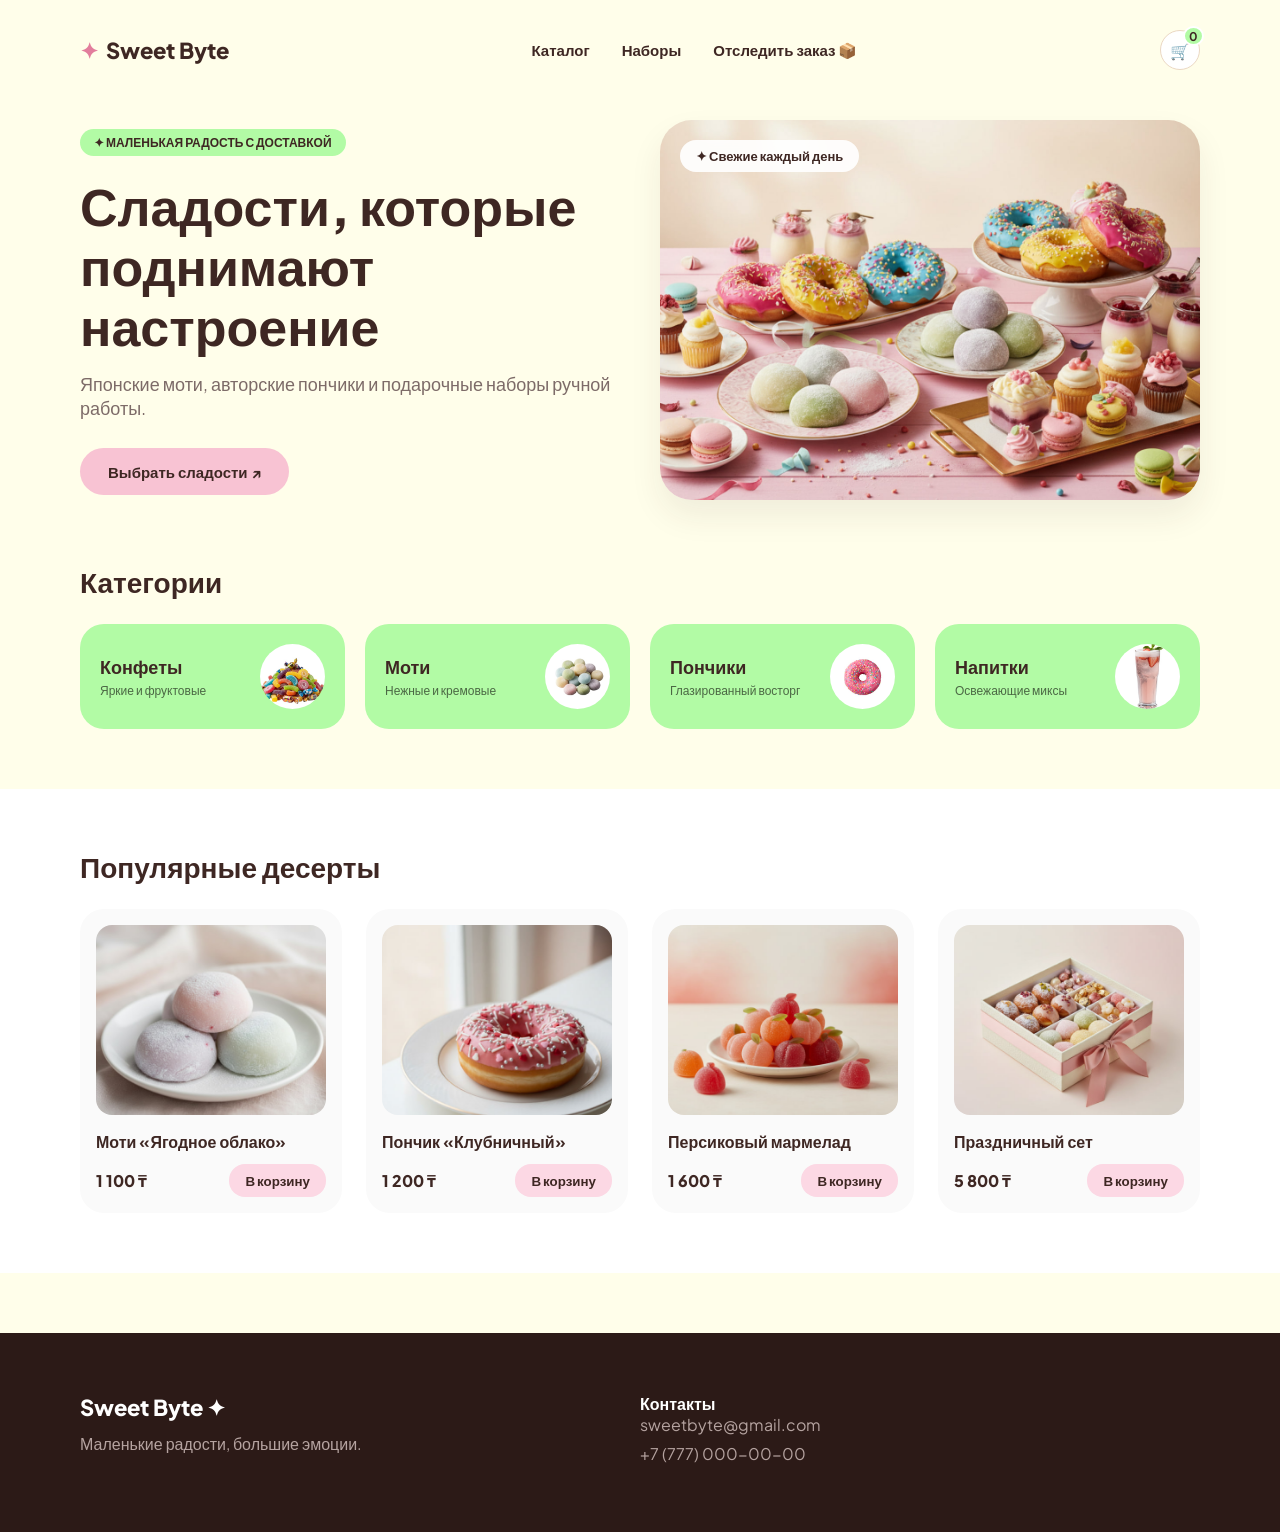
<file: index.html>
<!DOCTYPE html>
<html lang="ru">
<head>
    <meta charset="UTF-8">
    <meta name="viewport" content="width=device-width, initial-scale=1.0">
    <title>Sweet Byte — Магазин сладостей</title>
    <link rel="preconnect" href="https://fonts.googleapis.com">
    <link rel="preconnect" href="https://fonts.gstatic.com" crossorigin>
    <link href="https://fonts.googleapis.com/css2?family=Plus+Jakarta+Sans:wght@400;500;600;700;800&display=swap" rel="stylesheet">
    
    <style>
        :root {
            --bg-cream: #FFFEEA;
            --bg-white: #FFFFFF;
            --accent-pink: #F8C3D3;
            --accent-pink-hover: #f3adc2;
            --accent-mint: #B2FBA5;
            --text-dark: #3E2723;
            --text-muted: #7D6B68;
            --card-pink-btn: #FCD8E4;
        }

        * { margin: 0; padding: 0; box-sizing: border-box; font-family: 'Plus Jakarta Sans', sans-serif; }
        html { scroll-behavior: smooth; }
        body { background-color: var(--bg-cream); color: var(--text-dark); }

        .top-wrapper { padding: 20px 80px 60px 80px; }
        .header { display: flex; align-items: center; justify-content: space-between; padding: 10px 0; }
        .logo { display: flex; align-items: center; gap: 8px; font-weight: 800; font-size: 22px; text-decoration: none; color: var(--text-dark); }
        .logo-icon { color: #e27d9c; }
        
        .nav-links { display: flex; gap: 32px; }
        .nav-links a { text-decoration: none; color: var(--text-dark); font-weight: 600; font-size: 15px; transition: opacity 0.2s; }
        .nav-links a:hover { opacity: 0.7; }

        .header-actions { display: flex; align-items: center; gap: 16px; }
        .icon-btn { background: #ffffff; border: 1px solid #ebd8c3; width: 40px; height: 40px; border-radius: 50%; cursor: pointer; font-size: 16px; display: flex; align-items: center; justify-content: center; transition: transform 0.2s; text-decoration: none; color: inherit; }
        .icon-btn:hover { transform: scale(1.05); }

        .cart-wrapper { position: relative; }
        .cart-counter { position: absolute; top: -4px; right: -4px; background: #b2fba5; color: var(--text-dark); font-weight: 700; font-size: 12px; min-width: 20px; height: 20px; border-radius: 50%; display: flex; align-items: center; justify-content: center; border: 2px solid #ffffff; padding: 0 4px; }

        .hero { display: grid; grid-template-columns: 1fr 1fr; gap: 40px; align-items: center; margin-top: 40px; }
        .badge { background: #B2FBA5; display: inline-block; padding: 6px 14px; border-radius: 20px; font-size: 12px; font-weight: 700; margin-bottom: 20px; }
        .hero-title { font-size: 52px; line-height: 1.15; font-weight: 800; margin-bottom: 16px; }
        .hero-subtitle { font-size: 18px; color: var(--text-muted); margin-bottom: 28px; }
        
        .btn { border: none; padding: 14px 28px; border-radius: 24px; font-weight: 700; font-size: 15px; cursor: pointer; transition: all 0.2s; text-decoration: none; display: inline-block; }
        .btn-primary { background: var(--accent-pink); color: var(--text-dark); }
        .btn-primary:hover { background: var(--accent-pink-hover); transform: translateY(-2px); }

        .hero-image-container { position: relative; }
        .badge-float { position: absolute; top: 20px; left: 20px; background: rgba(255, 255, 255, 0.9); padding: 8px 16px; border-radius: 20px; font-weight: 700; font-size: 13px; backdrop-filter: blur(4px); z-index: 2; }
        .hero-img { width: 100%; height: 380px; object-fit: cover; border-radius: 32px; box-shadow: 0 16px 32px rgba(62, 39, 35, 0.08); }

        .categories { margin-top: 60px; }
        .section-header { display: flex; justify-content: space-between; align-items: center; margin-bottom: 24px; }
        .section-header h2 { font-size: 28px; font-weight: 800; }
        .categories-grid { display: grid; grid-template-columns: repeat(4, 1fr); gap: 20px; }
        .category-card { background: var(--accent-mint); padding: 20px; border-radius: 24px; display: flex; justify-content: space-between; align-items: center; cursor: pointer; transition: transform 0.2s; }
        .category-card:hover { transform: translateY(-3px); }
        .category-info h3 { font-size: 18px; margin-bottom: 4px; }
        .category-info p { font-size: 12px; color: #4b6844; }
        .category-card img { width: 65px; height: 65px; object-fit: cover; border-radius: 50%; }

        .products-section { background: var(--bg-white); padding: 60px 80px; }
        .products-grid { display: grid; grid-template-columns: repeat(4, 1fr); gap: 24px; }
        .product-card { background: #FAFAFA; border-radius: 24px; padding: 16px; transition: box-shadow 0.2s, transform 0.2s; }
        .product-card:hover { transform: translateY(-4px); box-shadow: 0 12px 24px rgba(0,0,0,0.06); }
        .product-img-wrap { width: 100%; height: 190px; overflow: hidden; border-radius: 16px; margin-bottom: 16px; }
        .product-img-wrap img { width: 100%; height: 100%; object-fit: cover; }
        .product-details h3 { font-size: 16px; margin-bottom: 12px; }
        .product-bottom { display: flex; justify-content: space-between; align-items: center; }
        .product-price { font-weight: 800; font-size: 16px; }
        
        .add-to-cart-btn { background: var(--card-pink-btn); border: none; padding: 8px 16px; border-radius: 16px; font-weight: 700; color: var(--text-dark); cursor: pointer; transition: background 0.2s; }
        .add-to-cart-btn:hover { background: #f1b9cc; }

        /* Toast-уведомления */
        .toast-notification {
            position: fixed;
            bottom: 30px;
            right: 30px;
            background: #3E2723;
            color: #ffffff;
            padding: 16px 24px;
            border-radius: 16px;
            box-shadow: 0 10px 25px rgba(0, 0, 0, 0.15);
            display: flex;
            align-items: center;
            gap: 12px;
            font-size: 14px;
            font-weight: 600;
            z-index: 9999;
            opacity: 0;
            transform: translateY(20px);
            transition: all 0.3s cubic-bezier(0.68, -0.55, 0.27, 1.55);
            border-left: 4px solid #B2FBA5;
        }
        .toast-notification.show { opacity: 1; transform: translateY(0); }

        /* Модальные окна */
        .modal { display: none; position: fixed; top: 0; left: 0; width: 100%; height: 100%; background: rgba(0,0,0,0.4); backdrop-filter: blur(4px); z-index: 999; }
        .modal-content { background: #fff; width: 90%; max-width: 500px; margin: 80px auto; padding: 28px; border-radius: 24px; position: relative; box-shadow: 0 20px 40px rgba(0,0,0,0.1); }
        .close-button, .checkout-close, .track-close { position: absolute; top: 20px; right: 20px; font-size: 22px; cursor: pointer; background: none; border: none; font-weight: 700; color: var(--text-muted); }
        
        .cart-item { display: flex; align-items: center; justify-content: space-between; padding: 12px 0; border-bottom: 1px solid #eee; }
        .cart-qty-btn { background: var(--card-pink-btn); border: none; width: 26px; height: 26px; border-radius: 8px; cursor: pointer; font-weight: 700; }
        .remove-item-btn { background: #ffeded; border: none; color: #d32f2f; padding: 4px 8px; border-radius: 8px; cursor: pointer; font-weight: 700; }
        .cart-footer-summary { margin-top: 20px; text-align: right; font-weight: 800; font-size: 18px; }
        .checkout-button { width: 100%; margin-top: 16px; background: var(--accent-pink); border: none; padding: 14px; border-radius: 16px; font-weight: 700; cursor: pointer; }

        .form-group { margin-bottom: 14px; }
        .form-group label { display: block; font-size: 13px; font-weight: 700; margin-bottom: 6px; }
        .form-group input { width: 100%; padding: 10px 14px; border-radius: 12px; border: 1px solid #ddd; font-size: 14px; outline: none; }
        .radio-group { display: flex; flex-direction: column; gap: 8px; margin-top: 6px; font-size: 14px; }

        .order-tracker { margin-top: 16px; }
        .tracker-item { display: flex; align-items: center; gap: 10px; margin-bottom: 12px; opacity: 0.4; }
        .tracker-item.active { opacity: 1; font-weight: 700; }
        .tracker-dot { width: 12px; height: 12px; border-radius: 50%; background: var(--text-dark); }

        .footer { background: #2C1A17; color: #ffffff; padding: 60px 80px 20px 80px; margin-top: 60px; }
        .footer-container { display: grid; grid-template-columns: 2fr 1fr 1fr; gap: 40px; margin-bottom: 40px; }
        .footer-brand p { color: #b5a3a0; margin-top: 12px; }
        .footer-col p, .footer-col a { color: #b5a3a0; text-decoration: none; display: block; margin-bottom: 8px; }
    </style>
</head>
<body>

    <div class="top-wrapper">
        <header class="header">
            <a href="#" class="logo">
                <span class="logo-icon">✦</span>
                <span class="logo-text">Sweet Byte</span>
            </a>
            
            <nav class="nav-links">
                <a href="#catalog">Каталог</a>
                <a href="#popular">Наборы</a>
                <a href="#" class="track-order-link">Отследить заказ 📦</a>
            </nav>

            <div class="header-actions">
                <div class="cart-wrapper">
                    <button class="icon-btn cart-icon" title="Корзина">🛒</button>
                    <span class="cart-counter">0</span>
                </div>
            </div>
        </header>

        <section class="hero">
            <div class="hero-content">
                <div class="badge">✦ МАЛЕНЬКАЯ РАДОСТЬ С ДОСТАВКОЙ</div>
                <h1 class="hero-title">Сладости, которые поднимают настроение</h1>
                <p class="hero-subtitle">Японские моти, авторские пончики и подарочные наборы ручной работы.</p>
                <a href="#popular" class="btn btn-primary">Выбрать сладости ↗</a>
            </div>
            <div class="hero-image-container">
                <span class="badge-float">✦ Свежие каждый день</span>
                <img src="images/photo1.jpg" alt="Сладости" class="hero-img">
            </div>
        </section>

        <section class="categories" id="catalog">
            <div class="section-header">
                <h2>Категории</h2>
            </div>
            <div class="categories-grid">
                <div class="category-card" data-category="candy">
                    <div class="category-info"><h3>Конфеты</h3><p>Яркие и фруктовые</p></div>
                    <img src="images/photo2.jpg" alt="Конфеты">
                </div>
                <div class="category-card" data-category="mochi">
                    <div class="category-info"><h3>Моти</h3><p>Нежные и кремовые</p></div>
                    <img src="images/photo3.jpg" alt="Моти">
                </div>
                <div class="category-card" data-category="donuts">
                    <div class="category-info"><h3>Пончики</h3><p>Глазированный восторг</p></div>
                    <img src="images/photo4.jpg" alt="Пончики">
                </div>
                <div class="category-card" data-category="drinks">
                    <div class="category-info"><h3>Напитки</h3><p>Освежающие миксы</p></div>
                    <img src="images/photo5.jpg" alt="Напитки">
                </div>
            </div>
        </section>
    </div>

    <section class="products-section" id="popular">
        <div class="section-header">
            <h2>Популярные десерты</h2>
        </div>

        <div class="products-grid">
            <div class="product-card" data-category="mochi" data-title="Моти «Ягодное облако»" data-price="1100">
                <div class="product-img-wrap">
                    <img src="images/photo6.jpg" alt="Моти">
                </div>
                <div class="product-details">
                    <h3>Моти «Ягодное облако»</h3>
                    <div class="product-bottom">
                        <span class="product-price">1 100 ₸</span>
                        <button class="add-to-cart-btn">В корзину</button>
                    </div>
                </div>
            </div>

            <div class="product-card" data-category="donuts" data-title="Пончик «Клубничный»" data-price="1200">
                <div class="product-img-wrap">
                    <img src="images/photo7.jpg" alt="Пончик">
                </div>
                <div class="product-details">
                    <h3>Пончик «Клубничный»</h3>
                    <div class="product-bottom">
                        <span class="product-price">1 200 ₸</span>
                        <button class="add-to-cart-btn">В корзину</button>
                    </div>
                </div>
            </div>

            <div class="product-card" data-category="candy" data-title="Персиковый мармелад" data-price="1600">
                <div class="product-img-wrap">
                    <img src="images/photo8.jpg" alt="Мармелад">
                </div>
                <div class="product-details">
                    <h3>Персиковый мармелад</h3>
                    <div class="product-bottom">
                        <span class="product-price">1 600 ₸</span>
                        <button class="add-to-cart-btn">В корзину</button>
                    </div>
                </div>
            </div>

            <div class="product-card" data-category="mochi" data-title="Праздничный сет" data-price="5800">
                <div class="product-img-wrap">
                    <img src="images/photo9.jpg" alt="Праздничный сет">
                </div>
                <div class="product-details">
                    <h3>Праздничный сет</h3>
                    <div class="product-bottom">
                        <span class="product-price">5 800 ₸</span>
                        <button class="add-to-cart-btn">В корзину</button>
                    </div>
                </div>
            </div>
        </div>
    </section>

    <!-- Модальное окно КОРЗИНЫ -->
    <div id="cart-modal" class="modal">
        <div class="modal-content">
            <button class="close-button">✕</button>
            <h2 style="margin-bottom: 16px;">Ваша корзина</h2>
            <div id="cart-items-list"></div>
            <div class="cart-footer-summary">
                Итого: <span id="cart-total-amount">0 ₸</span>
            </div>
            <button class="checkout-button">Оформить заказ ↗</button>
        </div>
    </div>

    <!-- Модальное окно ОФОРМЛЕНИЯ ЗАКАЗА -->
    <div id="checkout-modal" class="modal">
        <div class="modal-content">
            <button class="checkout-close">✕</button>
            <h2 style="margin-bottom: 16px;">Оформление заказа</h2>
            <form id="checkout-form">
                <div class="form-group">
                    <label>Ваше имя</label>
                    <input type="text" id="user-name" required placeholder="Марина">
                </div>
                <div class="form-group">
                    <label>Номер телефона</label>
                    <input type="tel" id="user-phone" required placeholder="+7 700 000 0000">
                </div>
                <div class="form-group">
                    <label>Адрес доставки</label>
                    <input type="text" id="user-address" required placeholder="Улица, дом, квартира">
                </div>
                <div class="form-group">
                    <label>Способ оплаты</label>
                    <div class="radio-group">
                        <label><input type="radio" name="payment-method" value="cash" checked> Наличными/переводом курьеру</label>
                        <label><input type="radio" name="payment-method" value="card-online"> Онлайн картой / Kaspi</label>
                        <label><input type="radio" name="payment-method" value="card-delivery"> Картой курьеру</label>
                    </div>
                </div>
                <div style="margin-top: 16px; font-weight: 700;">К оплате: <span id="checkout-total-amount">0 ₸</span></div>
                <button type="submit" class="checkout-button" style="margin-top: 12px;">Подтвердить заказ</button>
            </form>
        </div>
    </div>

    <!-- Модальное окно ТРЕКЕРА ЗАКАЗА -->
    <div id="track-modal" class="modal">
        <div class="modal-content">
            <button class="track-close">✕</button>
            <h2 style="margin-bottom: 16px;">Отследить заказ</h2>
            <form id="track-form">
                <div class="form-group">
                    <label>Введите номер заказа (например: 1001)</label>
                    <input type="text" id="order-id-input" required placeholder="1001">
                </div>
                <button type="submit" class="btn btn-primary" style="width: 100%; border-radius: 12px;">Проверить статус</button>
            </form>
            <div id="tracking-info" style="margin-top: 20px;"></div>
        </div>
    </div>

    <!-- Уведомления Toast -->
    <div id="toast" class="toast-notification"></div>

    <footer class="footer">
        <div class="footer-container">
            <div class="footer-brand">
                <div class="logo" style="color: #fff;"><span>Sweet Byte ✦</span></div>
                <p>Маленькие радости, большие эмоции.</p>
            </div>
            <div class="footer-col">
                <h4>Контакты</h4>
                <p>sweetbyte@gmail.com</p>
                <p>+7 (777) 000-00-00</p>
            </div>
        </div>
    </footer>

    <script src="script.js"></script>
</body>
</html>
</file>
